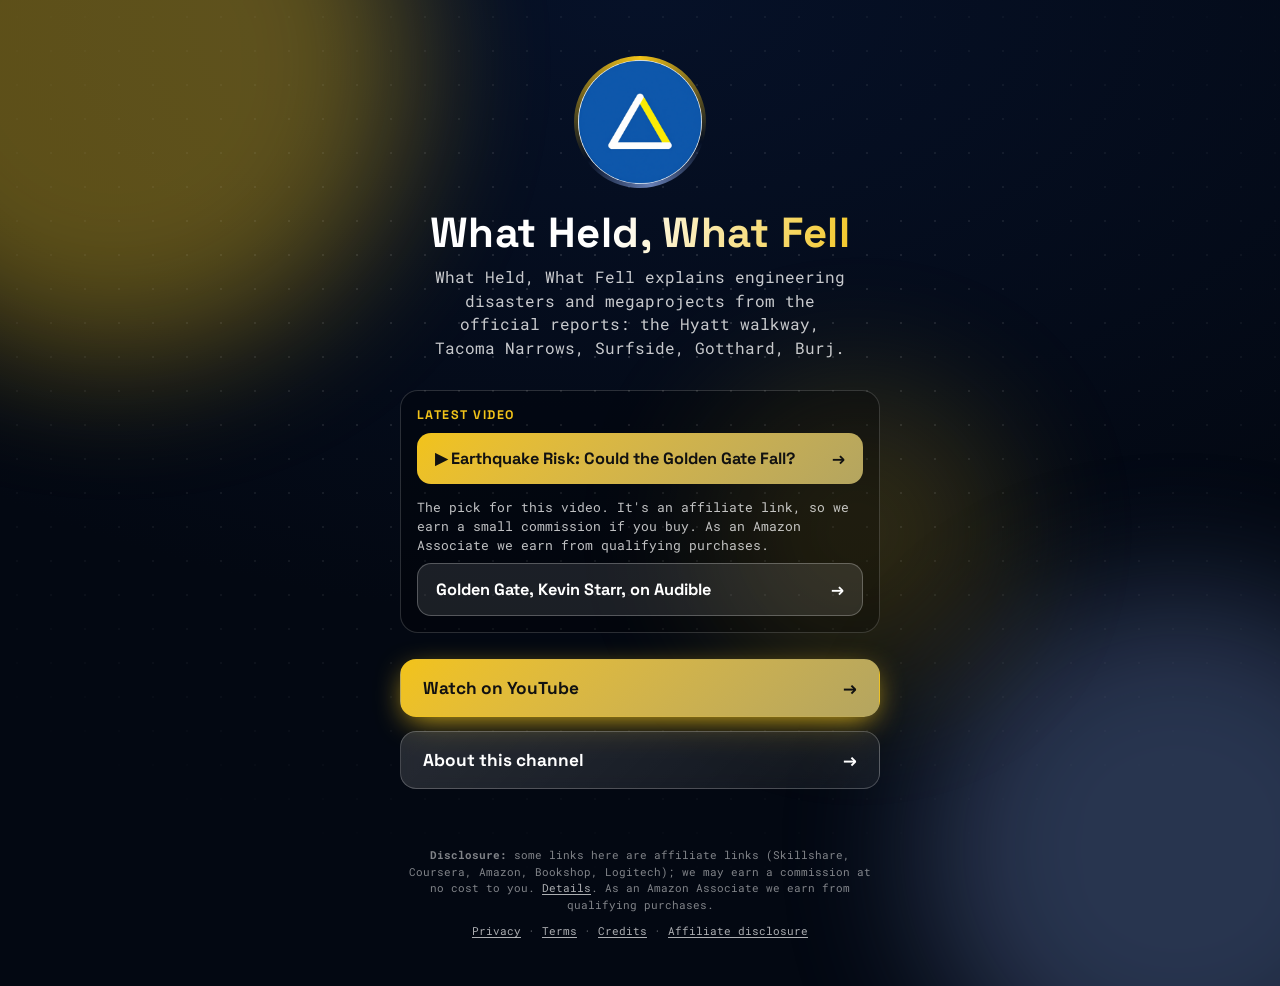
<file: index.html>
<!doctype html>
<html lang="en">
<head>
<meta charset="utf-8">
<meta name="viewport" content="width=device-width, initial-scale=1">
<title>What Held, What Fell · Links</title>
<meta name="description" content="What Held, What Fell explains engineering disasters and megaprojects from the official reports: the Hyatt walkway, Tacoma Narrows, Surfside, Gotthard, Burj.">
<link rel="canonical" href="https://whatheldwhatfell.visionmediachannels.com/">
<meta property="og:site_name" content="What Held, What Fell">
<meta property="og:type" content="website">
<meta property="og:title" content="What Held, What Fell">
<meta property="og:description" content="What Held, What Fell explains engineering disasters and megaprojects from the official reports: the Hyatt walkway, Tacoma Narrows, Surfside, Gotthard, Burj.">
<meta property="og:url" content="https://whatheldwhatfell.visionmediachannels.com/">
<meta property="og:image" content="https://whatheldwhatfell.visionmediachannels.com/images/site-header.png">
<meta name="twitter:card" content="summary_large_image">
<link rel="icon" type="image/png" sizes="32x32" href="https://whatheldwhatfell.visionmediachannels.com/favicon-32.png">
<link rel="preconnect" href="https://fonts.googleapis.com"><link rel="preconnect" href="https://fonts.gstatic.com" crossorigin>
<link rel="stylesheet" href="https://fonts.googleapis.com/css2?family=Space+Grotesk:wght@400;700&amp;family=Roboto+Mono:wght@400;700&amp;display=swap">
<style>
:root{--bg:#061128;--bg2:#030812;--glow:#F2C319;--glow2:#6880b6;--head:'Space Grotesk',Georgia,serif;--body:'Roboto Mono',system-ui,sans-serif}
*{box-sizing:border-box}html{-webkit-text-size-adjust:100%}
body{margin:0;min-height:100vh;color:#fff;font:17px/1.5 var(--body);background:radial-gradient(120% 90% at 50% 0%,var(--bg) 0%,var(--bg2) 70%);overflow-x:hidden;position:relative}
.orb{position:fixed;border-radius:50%;filter:blur(70px);opacity:.38;pointer-events:none;z-index:0;will-change:transform}
.o1{width:46vmax;height:46vmax;background:var(--glow);top:-18vmax;left:-14vmax;animation:d1 22s ease-in-out infinite alternate}
.o2{width:40vmax;height:40vmax;background:var(--glow2);bottom:-16vmax;right:-12vmax;animation:d2 26s ease-in-out infinite alternate}
.o3{width:24vmax;height:24vmax;background:var(--glow);opacity:.18;top:42%;left:55%;animation:d3 30s ease-in-out infinite alternate}
@keyframes d1{to{transform:translate(18vmax,12vmax) scale(1.2)}}
@keyframes d2{to{transform:translate(-16vmax,-10vmax) scale(1.15)}}
@keyframes d3{to{transform:translate(-30vmax,8vmax) scale(.8)}}
.dots{position:fixed;inset:0;z-index:0;pointer-events:none;background-image:radial-gradient(rgba(255,255,255,.14) 1px,transparent 1.5px);background-size:34px 34px;mask-image:radial-gradient(70% 60% at 50% 40%,#000,transparent);animation:drift 40s linear infinite}
@keyframes drift{to{background-position:34px 68px}}
main{position:relative;z-index:1;max-width:520px;margin:0 auto;padding:56px 20px 28px;text-align:center}
.ring{width:132px;height:132px;margin:0 auto 22px;border-radius:50%;padding:4px;position:relative;
  background:conic-gradient(from 0deg,var(--glow),transparent 30%,var(--glow2),transparent 65%,var(--glow));animation:spin 7s linear infinite;
  opacity:0;animation:spin 7s linear infinite,pop .9s .1s cubic-bezier(.2,.9,.3,1.3) forwards}
.ring::after{content:"";position:absolute;inset:-14px;border-radius:50%;border:2px solid var(--glow);opacity:.0;animation:pulse 3.2s 1s ease-out infinite}
.ring img,.ring .ph{width:100%;height:100%;border-radius:50%;display:block;object-fit:cover;background:var(--bg2);animation:unspin 7s linear infinite}
.ring .ph{display:grid;place-items:center;font:700 44px var(--head)}
@keyframes spin{to{transform:rotate(360deg)}}@keyframes unspin{to{transform:rotate(-360deg)}}
@keyframes pulse{0%{transform:scale(.85);opacity:.55}100%{transform:scale(1.25);opacity:0}}
@keyframes pop{from{opacity:0;transform:scale(.6) rotate(0)}to{opacity:1}}
h1{font:700 clamp(30px,8vw,42px)/1.1 var(--head);margin:0 0 10px;letter-spacing:.01em;
  background:linear-gradient(100deg,#fff 20%,var(--glow) 45%,#fff 70%);background-size:220% 100%;-webkit-background-clip:text;background-clip:text;color:transparent;
  animation:shine 6s 1s ease-in-out infinite,up .8s .25s both}
@keyframes shine{0%,100%{background-position:100% 0}50%{background-position:0 0}}
.tag{margin:0 auto 30px;max-width:420px;color:rgba(255,255,255,.78);font-size:.98rem;animation:up .8s .4s both}
@keyframes up{from{opacity:0;transform:translateY(18px)}to{opacity:1;transform:none}}
.btns{display:grid;gap:14px}
.btn{position:relative;display:flex;align-items:center;justify-content:space-between;gap:12px;padding:17px 22px;border-radius:16px;color:#fff;text-decoration:none;
  font:700 1.08rem var(--head);background:linear-gradient(135deg,rgba(255,255,255,.14),rgba(255,255,255,.05));border:1px solid rgba(255,255,255,.22);
  backdrop-filter:blur(8px);-webkit-backdrop-filter:blur(8px);overflow:hidden;opacity:0;animation:up .7s calc(.55s + var(--i)*.12s) both;
  transition:transform .25s cubic-bezier(.2,.8,.3,1.2),border-color .25s,box-shadow .25s}
.btn:first-child{background:linear-gradient(135deg,var(--glow),color-mix(in srgb,var(--glow) 55%,var(--glow2)));border-color:transparent;color:#111;box-shadow:0 8px 30px -8px var(--glow)}
.btn::before{content:"";position:absolute;top:0;left:-70%;width:45%;height:100%;background:linear-gradient(100deg,transparent,rgba(255,255,255,.4),transparent);transform:skewX(-20deg);transition:left .7s}
.btn:hover,.btn:focus-visible{transform:translateY(-4px) scale(1.02);border-color:var(--glow);box-shadow:0 14px 34px -10px var(--glow);outline:none}
.btn:hover::before{left:130%}.btn i{font-style:normal;transition:transform .25s}.btn:hover i{transform:translateX(6px)}
.btn:active{transform:scale(.98)}
.btn:first-child::after{content:"";position:absolute;inset:0;border-radius:16px;box-shadow:0 0 0 0 var(--glow);animation:ping 2.6s 2s ease-out infinite}
@keyframes ping{0%{box-shadow:0 0 0 0 color-mix(in srgb,var(--glow) 60%,transparent)}70%,100%{box-shadow:0 0 0 16px transparent}}
.latest{margin:0 0 26px;padding:16px;border-radius:18px;background:rgba(0,0,0,.28);border:1px solid rgba(255,255,255,.16);text-align:left;animation:up .8s .5s both}
.kick{margin:0 0 10px;font:700 .78rem var(--head);letter-spacing:.12em;text-transform:uppercase;color:var(--glow)}
.lbtn{display:flex;align-items:center;justify-content:space-between;gap:12px;padding:15px 18px;border-radius:14px;text-decoration:none;font:700 1.02rem var(--head);
  color:#111;background:linear-gradient(135deg,var(--glow),color-mix(in srgb,var(--glow) 55%,var(--glow2)));transition:transform .25s}
.lbtn:hover,.lbtn:focus-visible{transform:translateY(-3px);outline:none}.lbtn i{font-style:normal}
.lbtn.prod{color:#fff;background:rgba(255,255,255,.1);border:1px solid rgba(255,255,255,.25)}
.pdisc{margin:14px 0 8px;font-size:.82rem;line-height:1.45;color:rgba(255,255,255,.75)}
footer{position:relative;z-index:1;max-width:520px;margin:0 auto;padding:30px 20px 36px;text-align:center;font-size:11px;line-height:1.5;color:rgba(255,255,255,.5);animation:up 1s 1.4s both}
footer p{margin:0 0 10px}footer a{color:rgba(255,255,255,.68);text-decoration:underline;text-underline-offset:2px}footer a:hover{color:#fff}
@media (prefers-reduced-motion:reduce){*,*::before,*::after{animation:none!important;transition:none!important}.btn,h1,.tag,.ring,footer{opacity:1!important}}
</style>
</head>
<body>
<div class="orb o1"></div><div class="orb o2"></div><div class="orb o3"></div><div class="dots"></div>
<main>
<div class="ring"><img src="/images/avatar.png" alt="What Held, What Fell logo" width="360" height="360"></div>
<h1>What Held, What Fell</h1>
<p class="tag">What Held, What Fell explains engineering disasters and megaprojects from the official reports: the Hyatt walkway, Tacoma Narrows, Surfside, Gotthard, Burj.</p>
<section class="latest" aria-label="Latest video"><p class="kick">Latest video</p><a class="lbtn" href="https://www.youtube.com/watch?v=nz_PQchvws0"><span>▶ Earthquake Risk: Could the Golden Gate Fall?</span><i aria-hidden="true">→</i></a><p class="pdisc">The pick for this video. It's an affiliate link, so we earn a small commission if you buy. As an Amazon Associate we earn from qualifying purchases.</p><a class="lbtn prod" rel="sponsored noopener" href="https://www.amazon.com/dp/B00BRMZ5Y6?tag=vm-held-20"><span>Golden Gate, Kevin Starr, on Audible</span><i aria-hidden="true">→</i></a></section>
<nav class="btns" aria-label="Links"><a class="btn" style="--i:0" href="https://www.youtube.com/@whatheldwhatfell"><span>Watch on YouTube</span><i aria-hidden="true">→</i></a><a class="btn" style="--i:1" href="https://whatheldwhatfell.visionmediachannels.com/about/"><span>About this channel</span><i aria-hidden="true">→</i></a></nav>
</main>
<footer>
<p><strong>Disclosure:</strong> some links here are affiliate links (Skillshare, Coursera, Amazon, Bookshop, Logitech); we may earn a commission at no cost to you. <a href="https://whatheldwhatfell.visionmediachannels.com/affiliate-disclosure/">Details</a>. As an Amazon Associate we earn from qualifying purchases.</p>
<p><a href="https://whatheldwhatfell.visionmediachannels.com/privacy/">Privacy</a> · <a href="https://whatheldwhatfell.visionmediachannels.com/terms/">Terms</a> · <a href="https://whatheldwhatfell.visionmediachannels.com/credits/">Credits</a> · <a href="https://whatheldwhatfell.visionmediachannels.com/affiliate-disclosure/">Affiliate disclosure</a></p>
</footer>
</body>
</html>
</file>
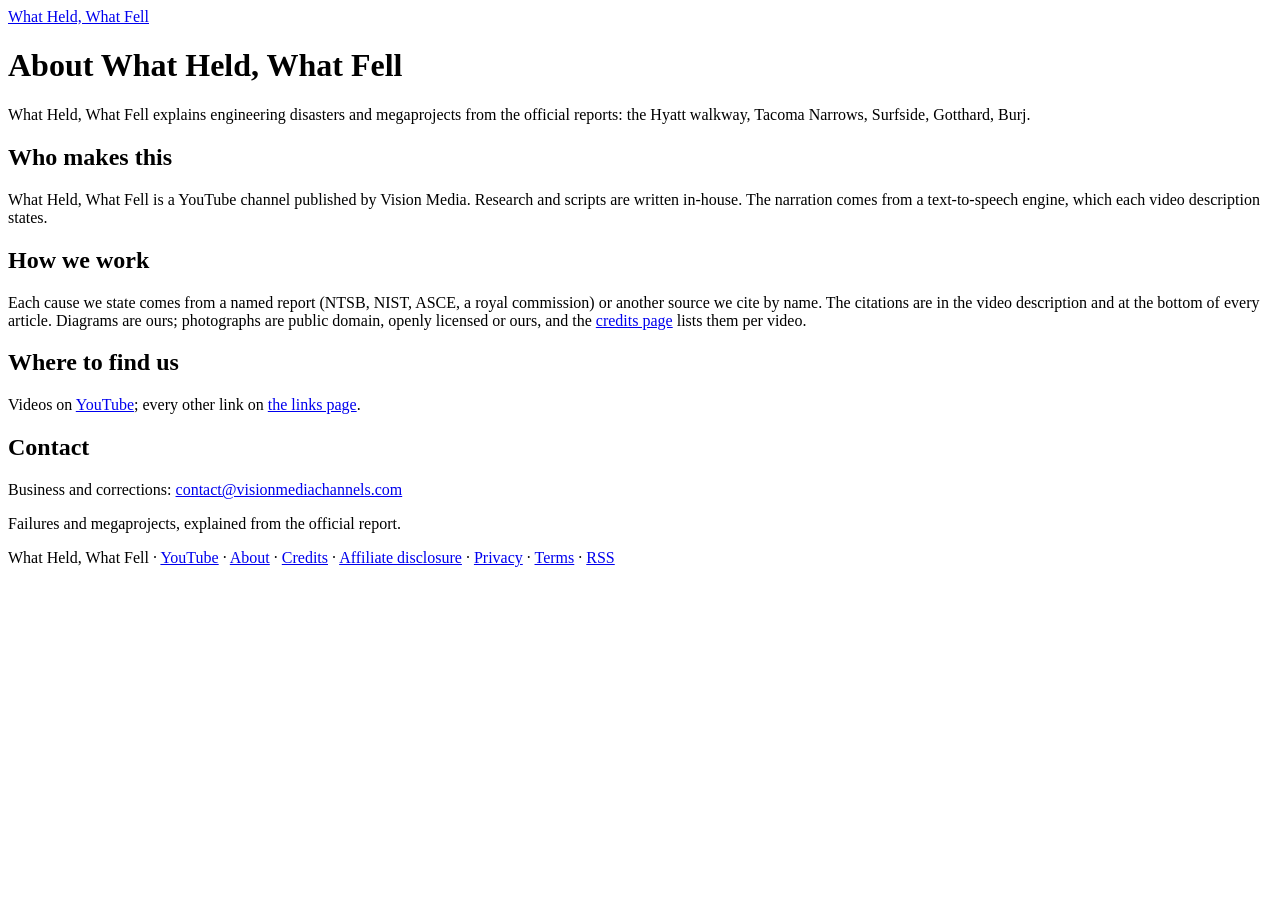
<file: about/index.html>
<!doctype html>
<html lang="en">
<head>
<meta charset="utf-8">
<meta name="viewport" content="width=device-width, initial-scale=1">
<title>About · What Held, What Fell</title>
<meta name="description" content="About What Held, What Fell: who makes it, how the videos are made, and how to reach us.">
<link rel="canonical" href="https://whatheldwhatfell.visionmediachannels.com/about/">
<meta property="og:site_name" content="What Held, What Fell">
<meta property="og:type" content="website">
<meta property="og:title" content="About · What Held, What Fell">
<meta property="og:description" content="About What Held, What Fell: who makes it, how the videos are made, and how to reach us.">
<meta property="og:url" content="https://whatheldwhatfell.visionmediachannels.com/about/">
<meta property="og:image" content="https://whatheldwhatfell.visionmediachannels.com/images/site-header.png">
<meta name="twitter:card" content="summary_large_image">
<link rel="alternate" type="application/rss+xml" title="What Held, What Fell" href="https://whatheldwhatfell.visionmediachannels.com/feed.xml">
<link rel="icon" type="image/png" sizes="32x32" href="https://whatheldwhatfell.visionmediachannels.com/favicon-32.png">
<link rel="icon" type="image/png" sizes="512x512" href="https://whatheldwhatfell.visionmediachannels.com/favicon-512.png">
<link rel="preconnect" href="https://fonts.googleapis.com">
<link rel="preconnect" href="https://fonts.gstatic.com" crossorigin>
<link rel="stylesheet" href="https://fonts.googleapis.com/css2?family=Space+Grotesk:wght@400;700&amp;family=Roboto+Mono:wght@400;700&amp;display=swap">
<link rel="stylesheet" href="https://whatheldwhatfell.visionmediachannels.com/style.css">

</head>
<body>
<header class="site"><a href="https://whatheldwhatfell.visionmediachannels.com/">What Held, What Fell</a></header>
<main>
<h1>About What Held, What Fell</h1><p class="lede">What Held, What Fell explains engineering disasters and megaprojects from the official reports: the Hyatt walkway, Tacoma Narrows, Surfside, Gotthard, Burj.</p><h2>Who makes this</h2><p>What Held, What Fell is a YouTube channel published by Vision Media. Research and scripts are written in-house. The narration comes from a text-to-speech engine, which each video description states.</p><h2>How we work</h2><p>Each cause we state comes from a named report (NTSB, NIST, ASCE, a royal commission) or another source we cite by name. The citations are in the video description and at the bottom of every article. Diagrams are ours; photographs are public domain, openly licensed or ours, and the <a href="https://whatheldwhatfell.visionmediachannels.com/credits/">credits page</a> lists them per video.</p><h2>Where to find us</h2><p>Videos on <a href="https://www.youtube.com/@whatheldwhatfell">YouTube</a>; every other link on <a href="https://whatheldwhatfell.visionmediachannels.com/go/">the links page</a>.</p><h2>Contact</h2><p>Business and corrections: <a href="mailto:contact@visionmediachannels.com">contact@visionmediachannels.com</a></p>
</main>
<footer><p>Failures and megaprojects, explained from the official report.</p><p>What Held, What Fell · <a href="https://www.youtube.com/@whatheldwhatfell">YouTube</a> · <a href="https://whatheldwhatfell.visionmediachannels.com/about/">About</a> · <a href="https://whatheldwhatfell.visionmediachannels.com/credits/">Credits</a> · <a href="https://whatheldwhatfell.visionmediachannels.com/affiliate-disclosure/">Affiliate disclosure</a> · <a href="https://whatheldwhatfell.visionmediachannels.com/privacy/">Privacy</a> · <a href="https://whatheldwhatfell.visionmediachannels.com/terms/">Terms</a> · <a href="https://whatheldwhatfell.visionmediachannels.com/feed.xml">RSS</a></p></footer>
</body>
</html>
</file>
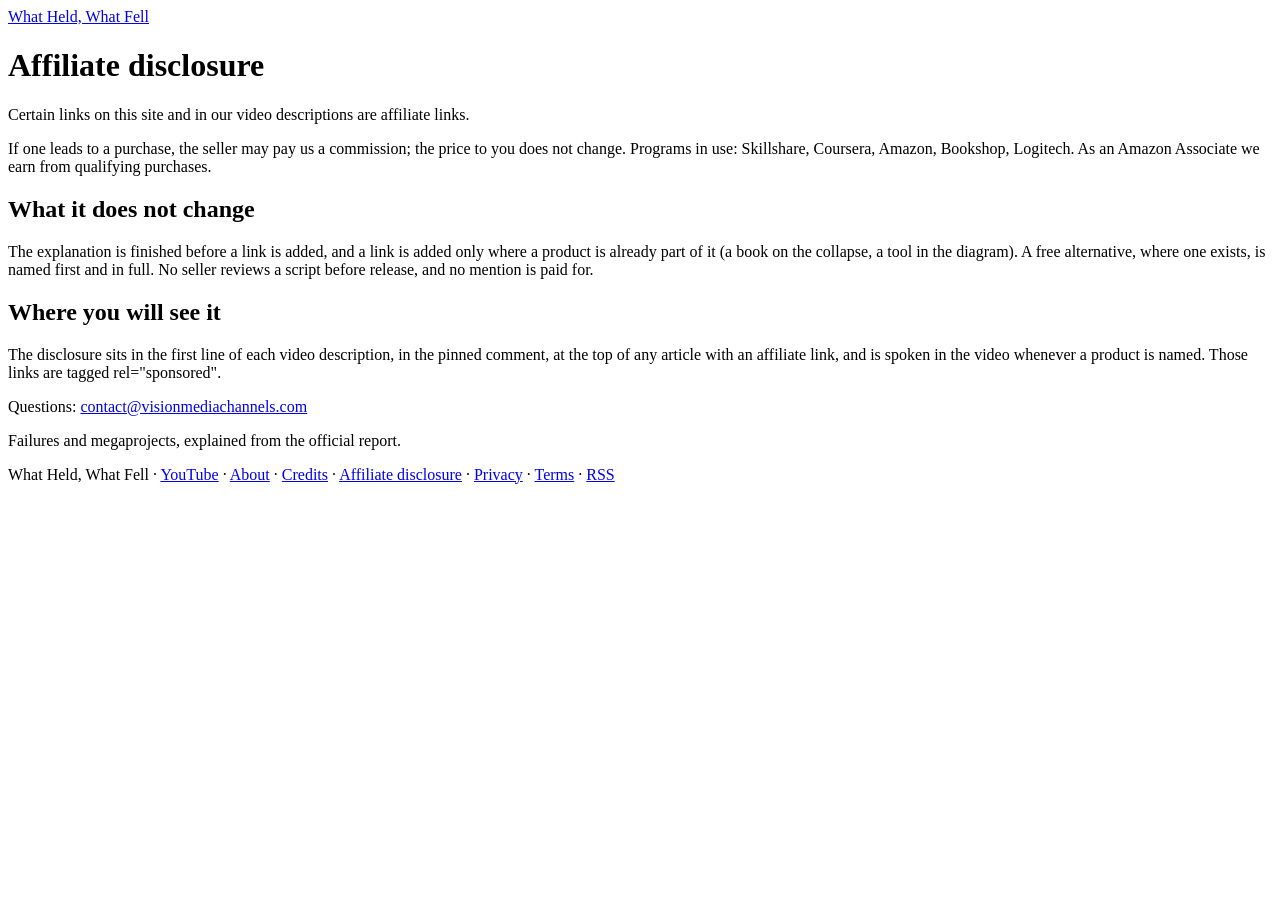
<file: affiliate-disclosure/index.html>
<!doctype html>
<html lang="en">
<head>
<meta charset="utf-8">
<meta name="viewport" content="width=device-width, initial-scale=1">
<title>Affiliate disclosure · What Held, What Fell</title>
<meta name="description" content="How What Held, What Fell earns from affiliate links and what that means for what we recommend.">
<link rel="canonical" href="https://whatheldwhatfell.visionmediachannels.com/affiliate-disclosure/">
<meta property="og:site_name" content="What Held, What Fell">
<meta property="og:type" content="website">
<meta property="og:title" content="Affiliate disclosure · What Held, What Fell">
<meta property="og:description" content="How What Held, What Fell earns from affiliate links and what that means for what we recommend.">
<meta property="og:url" content="https://whatheldwhatfell.visionmediachannels.com/affiliate-disclosure/">
<meta property="og:image" content="https://whatheldwhatfell.visionmediachannels.com/images/site-header.png">
<meta name="twitter:card" content="summary_large_image">
<link rel="alternate" type="application/rss+xml" title="What Held, What Fell" href="https://whatheldwhatfell.visionmediachannels.com/feed.xml">
<link rel="icon" type="image/png" sizes="32x32" href="https://whatheldwhatfell.visionmediachannels.com/favicon-32.png">
<link rel="icon" type="image/png" sizes="512x512" href="https://whatheldwhatfell.visionmediachannels.com/favicon-512.png">
<link rel="preconnect" href="https://fonts.googleapis.com">
<link rel="preconnect" href="https://fonts.gstatic.com" crossorigin>
<link rel="stylesheet" href="https://fonts.googleapis.com/css2?family=Space+Grotesk:wght@400;700&amp;family=Roboto+Mono:wght@400;700&amp;display=swap">
<link rel="stylesheet" href="https://whatheldwhatfell.visionmediachannels.com/style.css">

</head>
<body>
<header class="site"><a href="https://whatheldwhatfell.visionmediachannels.com/">What Held, What Fell</a></header>
<main>
<h1>Affiliate disclosure</h1><p class="lede">Certain links on this site and in our video descriptions are affiliate links.</p><p>If one leads to a purchase, the seller may pay us a commission; the price to you does not change. Programs in use: Skillshare, Coursera, Amazon, Bookshop, Logitech. As an Amazon Associate we earn from qualifying purchases.</p><h2>What it does not change</h2><p>The explanation is finished before a link is added, and a link is added only where a product is already part of it (a book on the collapse, a tool in the diagram). A free alternative, where one exists, is named first and in full. No seller reviews a script before release, and no mention is paid for.</p><h2>Where you will see it</h2><p>The disclosure sits in the first line of each video description, in the pinned comment, at the top of any article with an affiliate link, and is spoken in the video whenever a product is named. Those links are tagged rel="sponsored".</p><p>Questions: <a href="mailto:contact@visionmediachannels.com">contact@visionmediachannels.com</a></p>
</main>
<footer><p>Failures and megaprojects, explained from the official report.</p><p>What Held, What Fell · <a href="https://www.youtube.com/@whatheldwhatfell">YouTube</a> · <a href="https://whatheldwhatfell.visionmediachannels.com/about/">About</a> · <a href="https://whatheldwhatfell.visionmediachannels.com/credits/">Credits</a> · <a href="https://whatheldwhatfell.visionmediachannels.com/affiliate-disclosure/">Affiliate disclosure</a> · <a href="https://whatheldwhatfell.visionmediachannels.com/privacy/">Privacy</a> · <a href="https://whatheldwhatfell.visionmediachannels.com/terms/">Terms</a> · <a href="https://whatheldwhatfell.visionmediachannels.com/feed.xml">RSS</a></p></footer>
</body>
</html>
</file>
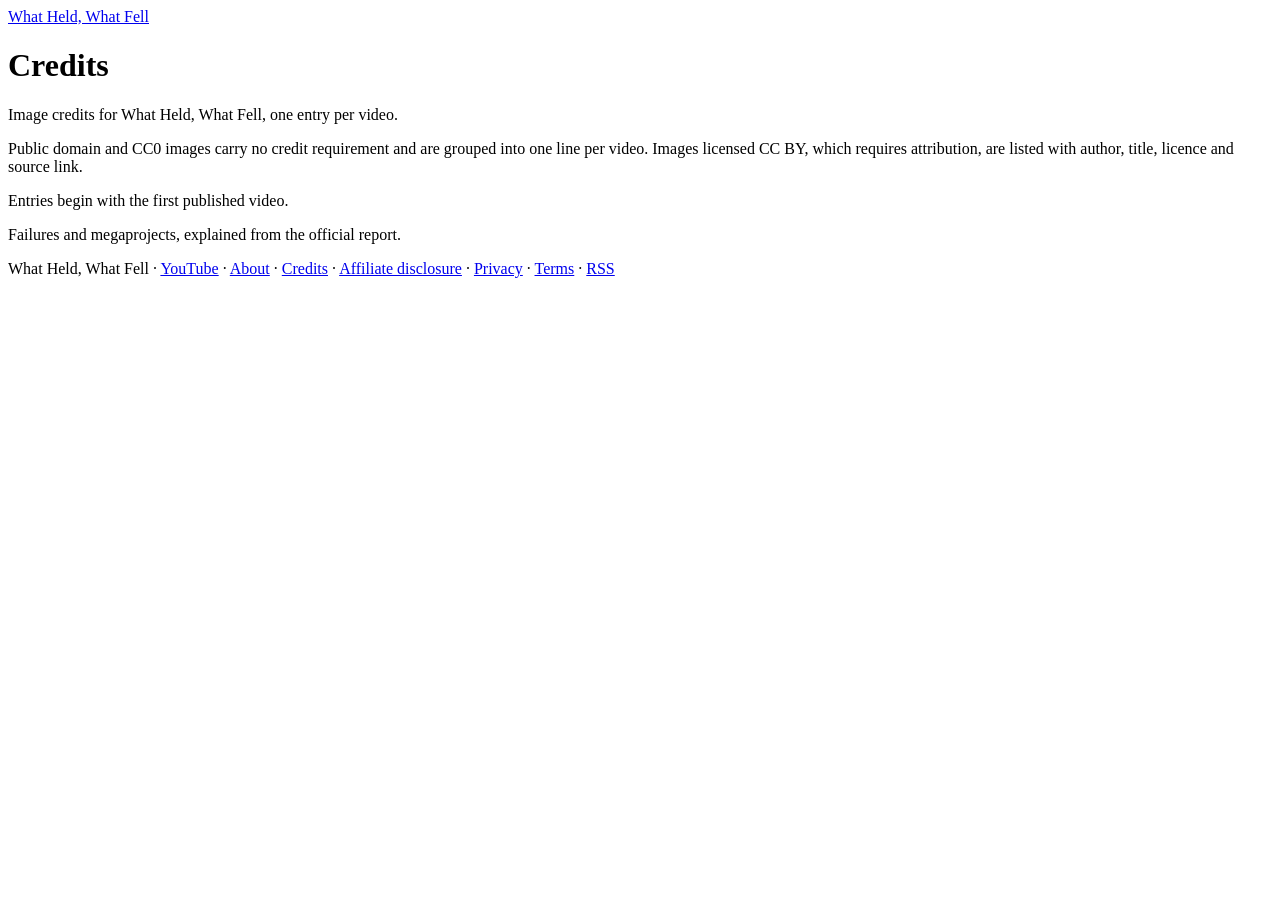
<file: credits/index.html>
<!doctype html>
<html lang="en">
<head>
<meta charset="utf-8">
<meta name="viewport" content="width=device-width, initial-scale=1">
<title>Credits · What Held, What Fell</title>
<meta name="description" content="Image and source credits for What Held, What Fell videos.">
<link rel="canonical" href="https://whatheldwhatfell.visionmediachannels.com/credits/">
<meta property="og:site_name" content="What Held, What Fell">
<meta property="og:type" content="website">
<meta property="og:title" content="Credits · What Held, What Fell">
<meta property="og:description" content="Image and source credits for What Held, What Fell videos.">
<meta property="og:url" content="https://whatheldwhatfell.visionmediachannels.com/credits/">
<meta property="og:image" content="https://whatheldwhatfell.visionmediachannels.com/images/site-header.png">
<meta name="twitter:card" content="summary_large_image">
<link rel="alternate" type="application/rss+xml" title="What Held, What Fell" href="https://whatheldwhatfell.visionmediachannels.com/feed.xml">
<link rel="icon" type="image/png" sizes="32x32" href="https://whatheldwhatfell.visionmediachannels.com/favicon-32.png">
<link rel="icon" type="image/png" sizes="512x512" href="https://whatheldwhatfell.visionmediachannels.com/favicon-512.png">
<link rel="preconnect" href="https://fonts.googleapis.com">
<link rel="preconnect" href="https://fonts.gstatic.com" crossorigin>
<link rel="stylesheet" href="https://fonts.googleapis.com/css2?family=Space+Grotesk:wght@400;700&amp;family=Roboto+Mono:wght@400;700&amp;display=swap">
<link rel="stylesheet" href="https://whatheldwhatfell.visionmediachannels.com/style.css">

</head>
<body>
<header class="site"><a href="https://whatheldwhatfell.visionmediachannels.com/">What Held, What Fell</a></header>
<main>
<h1>Credits</h1><p class="lede">Image credits for What Held, What Fell, one entry per video.</p><p>Public domain and CC0 images carry no credit requirement and are grouped into one line per video. Images licensed CC BY, which requires attribution, are listed with author, title, licence and source link.</p><p class="meta">Entries begin with the first published video.</p>
</main>
<footer><p>Failures and megaprojects, explained from the official report.</p><p>What Held, What Fell · <a href="https://www.youtube.com/@whatheldwhatfell">YouTube</a> · <a href="https://whatheldwhatfell.visionmediachannels.com/about/">About</a> · <a href="https://whatheldwhatfell.visionmediachannels.com/credits/">Credits</a> · <a href="https://whatheldwhatfell.visionmediachannels.com/affiliate-disclosure/">Affiliate disclosure</a> · <a href="https://whatheldwhatfell.visionmediachannels.com/privacy/">Privacy</a> · <a href="https://whatheldwhatfell.visionmediachannels.com/terms/">Terms</a> · <a href="https://whatheldwhatfell.visionmediachannels.com/feed.xml">RSS</a></p></footer>
</body>
</html>
</file>
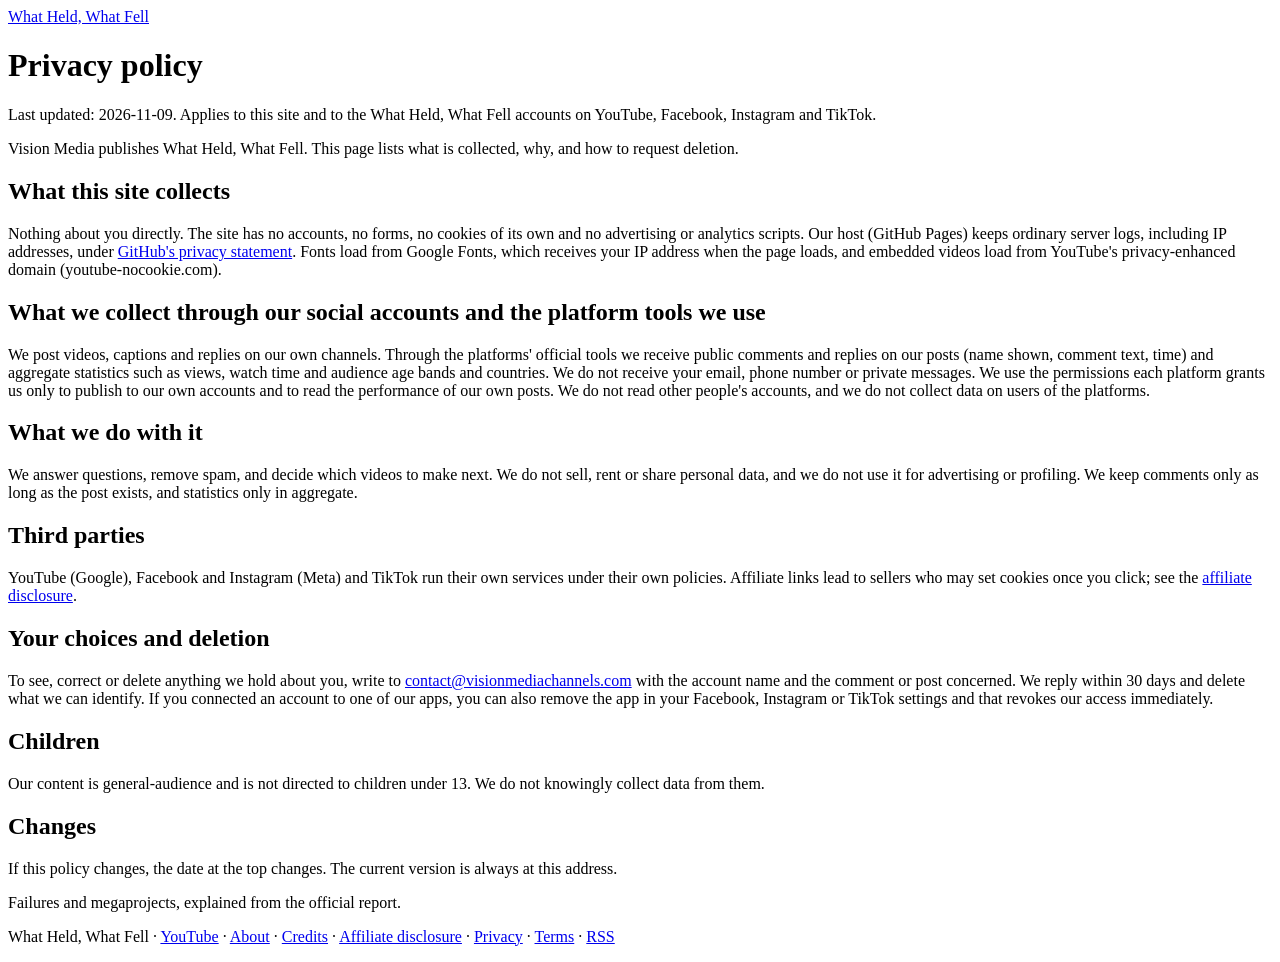
<file: privacy/index.html>
<!doctype html>
<html lang="en">
<head>
<meta charset="utf-8">
<meta name="viewport" content="width=device-width, initial-scale=1">
<title>Privacy policy · What Held, What Fell</title>
<meta name="description" content="Privacy policy for What Held, What Fell and its social accounts: what data we collect, why, and how to ask us to delete it.">
<link rel="canonical" href="https://whatheldwhatfell.visionmediachannels.com/privacy/">
<meta property="og:site_name" content="What Held, What Fell">
<meta property="og:type" content="website">
<meta property="og:title" content="Privacy policy · What Held, What Fell">
<meta property="og:description" content="Privacy policy for What Held, What Fell and its social accounts: what data we collect, why, and how to ask us to delete it.">
<meta property="og:url" content="https://whatheldwhatfell.visionmediachannels.com/privacy/">
<meta property="og:image" content="https://whatheldwhatfell.visionmediachannels.com/images/site-header.png">
<meta name="twitter:card" content="summary_large_image">
<link rel="alternate" type="application/rss+xml" title="What Held, What Fell" href="https://whatheldwhatfell.visionmediachannels.com/feed.xml">
<link rel="icon" type="image/png" sizes="32x32" href="https://whatheldwhatfell.visionmediachannels.com/favicon-32.png">
<link rel="icon" type="image/png" sizes="512x512" href="https://whatheldwhatfell.visionmediachannels.com/favicon-512.png">
<link rel="preconnect" href="https://fonts.googleapis.com">
<link rel="preconnect" href="https://fonts.gstatic.com" crossorigin>
<link rel="stylesheet" href="https://fonts.googleapis.com/css2?family=Space+Grotesk:wght@400;700&amp;family=Roboto+Mono:wght@400;700&amp;display=swap">
<link rel="stylesheet" href="https://whatheldwhatfell.visionmediachannels.com/style.css">

</head>
<body>
<header class="site"><a href="https://whatheldwhatfell.visionmediachannels.com/">What Held, What Fell</a></header>
<main>
<h1>Privacy policy</h1><p class="meta">Last updated: 2026-11-09. Applies to this site and to the What Held, What Fell accounts on YouTube, Facebook, Instagram and TikTok.</p><p class="lede">Vision Media publishes What Held, What Fell. This page lists what is collected, why, and how to request deletion.</p><h2>What this site collects</h2><p>Nothing about you directly. The site has no accounts, no forms, no cookies of its own and no advertising or analytics scripts. Our host (GitHub Pages) keeps ordinary server logs, including IP addresses, under <a href="https://docs.github.com/en/site-policy/privacy-policies/github-general-privacy-statement">GitHub's privacy statement</a>. Fonts load from Google Fonts, which receives your IP address when the page loads, and embedded videos load from YouTube's privacy-enhanced domain (youtube-nocookie.com).</p><h2>What we collect through our social accounts and the platform tools we use</h2><p>We post videos, captions and replies on our own channels. Through the platforms' official tools we receive public comments and replies on our posts (name shown, comment text, time) and aggregate statistics such as views, watch time and audience age bands and countries. We do not receive your email, phone number or private messages. We use the permissions each platform grants us only to publish to our own accounts and to read the performance of our own posts. We do not read other people's accounts, and we do not collect data on users of the platforms.</p><h2>What we do with it</h2><p>We answer questions, remove spam, and decide which videos to make next. We do not sell, rent or share personal data, and we do not use it for advertising or profiling. We keep comments only as long as the post exists, and statistics only in aggregate.</p><h2>Third parties</h2><p>YouTube (Google), Facebook and Instagram (Meta) and TikTok run their own services under their own policies. Affiliate links lead to sellers who may set cookies once you click; see the <a href="https://whatheldwhatfell.visionmediachannels.com/affiliate-disclosure/">affiliate disclosure</a>.</p><h2>Your choices and deletion</h2><p>To see, correct or delete anything we hold about you, write to <a href="mailto:contact@visionmediachannels.com">contact@visionmediachannels.com</a> with the account name and the comment or post concerned. We reply within 30 days and delete what we can identify. If you connected an account to one of our apps, you can also remove the app in your Facebook, Instagram or TikTok settings and that revokes our access immediately.</p><h2>Children</h2><p>Our content is general-audience and is not directed to children under 13. We do not knowingly collect data from them.</p><h2>Changes</h2><p>If this policy changes, the date at the top changes. The current version is always at this address.</p>
</main>
<footer><p>Failures and megaprojects, explained from the official report.</p><p>What Held, What Fell · <a href="https://www.youtube.com/@whatheldwhatfell">YouTube</a> · <a href="https://whatheldwhatfell.visionmediachannels.com/about/">About</a> · <a href="https://whatheldwhatfell.visionmediachannels.com/credits/">Credits</a> · <a href="https://whatheldwhatfell.visionmediachannels.com/affiliate-disclosure/">Affiliate disclosure</a> · <a href="https://whatheldwhatfell.visionmediachannels.com/privacy/">Privacy</a> · <a href="https://whatheldwhatfell.visionmediachannels.com/terms/">Terms</a> · <a href="https://whatheldwhatfell.visionmediachannels.com/feed.xml">RSS</a></p></footer>
</body>
</html>
</file>
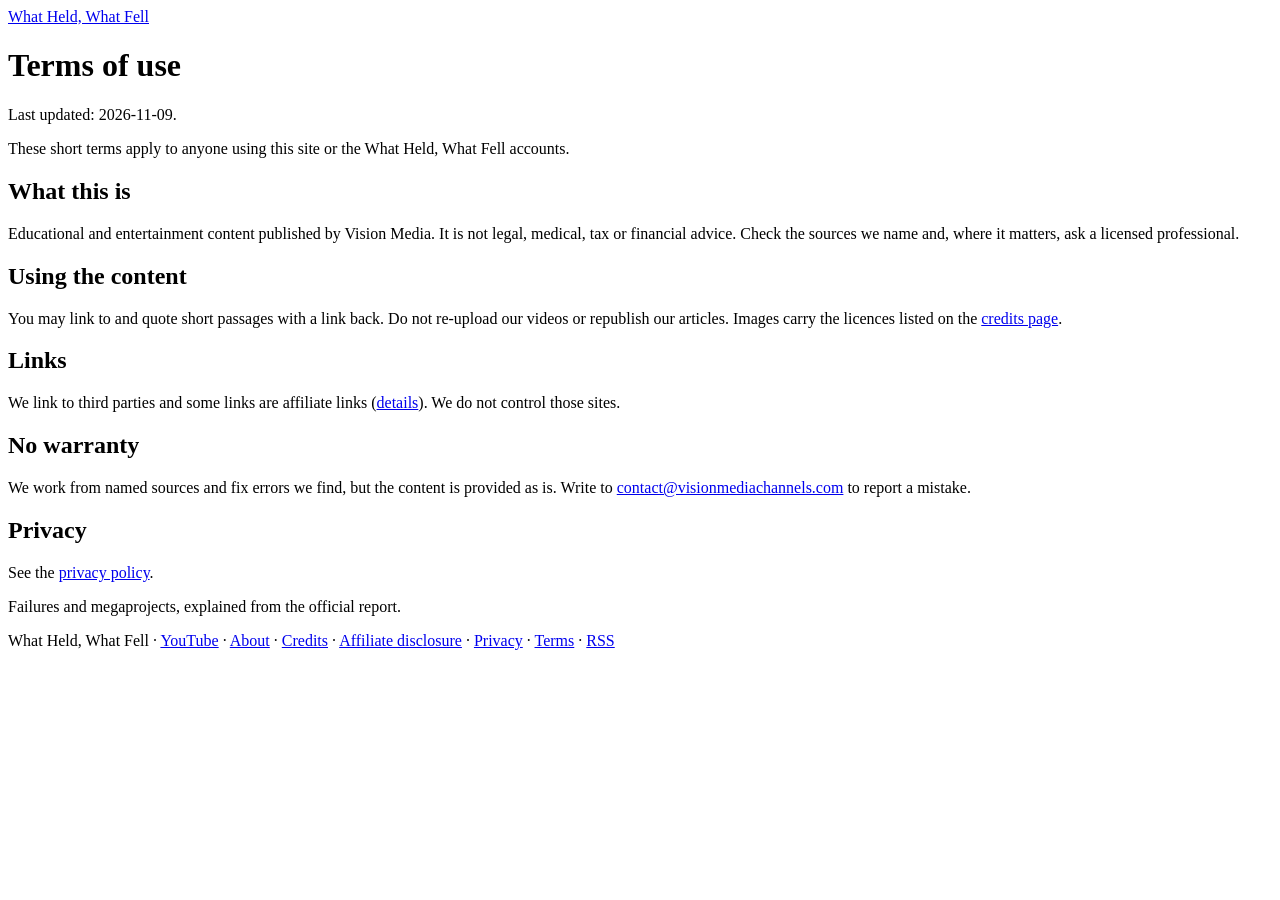
<file: terms/index.html>
<!doctype html>
<html lang="en">
<head>
<meta charset="utf-8">
<meta name="viewport" content="width=device-width, initial-scale=1">
<title>Terms of use · What Held, What Fell</title>
<meta name="description" content="Terms of use for the What Held, What Fell site and its social accounts.">
<link rel="canonical" href="https://whatheldwhatfell.visionmediachannels.com/terms/">
<meta property="og:site_name" content="What Held, What Fell">
<meta property="og:type" content="website">
<meta property="og:title" content="Terms of use · What Held, What Fell">
<meta property="og:description" content="Terms of use for the What Held, What Fell site and its social accounts.">
<meta property="og:url" content="https://whatheldwhatfell.visionmediachannels.com/terms/">
<meta property="og:image" content="https://whatheldwhatfell.visionmediachannels.com/images/site-header.png">
<meta name="twitter:card" content="summary_large_image">
<link rel="alternate" type="application/rss+xml" title="What Held, What Fell" href="https://whatheldwhatfell.visionmediachannels.com/feed.xml">
<link rel="icon" type="image/png" sizes="32x32" href="https://whatheldwhatfell.visionmediachannels.com/favicon-32.png">
<link rel="icon" type="image/png" sizes="512x512" href="https://whatheldwhatfell.visionmediachannels.com/favicon-512.png">
<link rel="preconnect" href="https://fonts.googleapis.com">
<link rel="preconnect" href="https://fonts.gstatic.com" crossorigin>
<link rel="stylesheet" href="https://fonts.googleapis.com/css2?family=Space+Grotesk:wght@400;700&amp;family=Roboto+Mono:wght@400;700&amp;display=swap">
<link rel="stylesheet" href="https://whatheldwhatfell.visionmediachannels.com/style.css">

</head>
<body>
<header class="site"><a href="https://whatheldwhatfell.visionmediachannels.com/">What Held, What Fell</a></header>
<main>
<h1>Terms of use</h1><p class="meta">Last updated: 2026-11-09.</p><p class="lede">These short terms apply to anyone using this site or the What Held, What Fell accounts.</p><h2>What this is</h2><p>Educational and entertainment content published by Vision Media. It is not legal, medical, tax or financial advice. Check the sources we name and, where it matters, ask a licensed professional.</p><h2>Using the content</h2><p>You may link to and quote short passages with a link back. Do not re-upload our videos or republish our articles. Images carry the licences listed on the <a href="https://whatheldwhatfell.visionmediachannels.com/credits/">credits page</a>.</p><h2>Links</h2><p>We link to third parties and some links are affiliate links (<a href="https://whatheldwhatfell.visionmediachannels.com/affiliate-disclosure/">details</a>). We do not control those sites.</p><h2>No warranty</h2><p>We work from named sources and fix errors we find, but the content is provided as is. Write to <a href="mailto:contact@visionmediachannels.com">contact@visionmediachannels.com</a> to report a mistake.</p><h2>Privacy</h2><p>See the <a href="https://whatheldwhatfell.visionmediachannels.com/privacy/">privacy policy</a>.</p>
</main>
<footer><p>Failures and megaprojects, explained from the official report.</p><p>What Held, What Fell · <a href="https://www.youtube.com/@whatheldwhatfell">YouTube</a> · <a href="https://whatheldwhatfell.visionmediachannels.com/about/">About</a> · <a href="https://whatheldwhatfell.visionmediachannels.com/credits/">Credits</a> · <a href="https://whatheldwhatfell.visionmediachannels.com/affiliate-disclosure/">Affiliate disclosure</a> · <a href="https://whatheldwhatfell.visionmediachannels.com/privacy/">Privacy</a> · <a href="https://whatheldwhatfell.visionmediachannels.com/terms/">Terms</a> · <a href="https://whatheldwhatfell.visionmediachannels.com/feed.xml">RSS</a></p></footer>
</body>
</html>
</file>
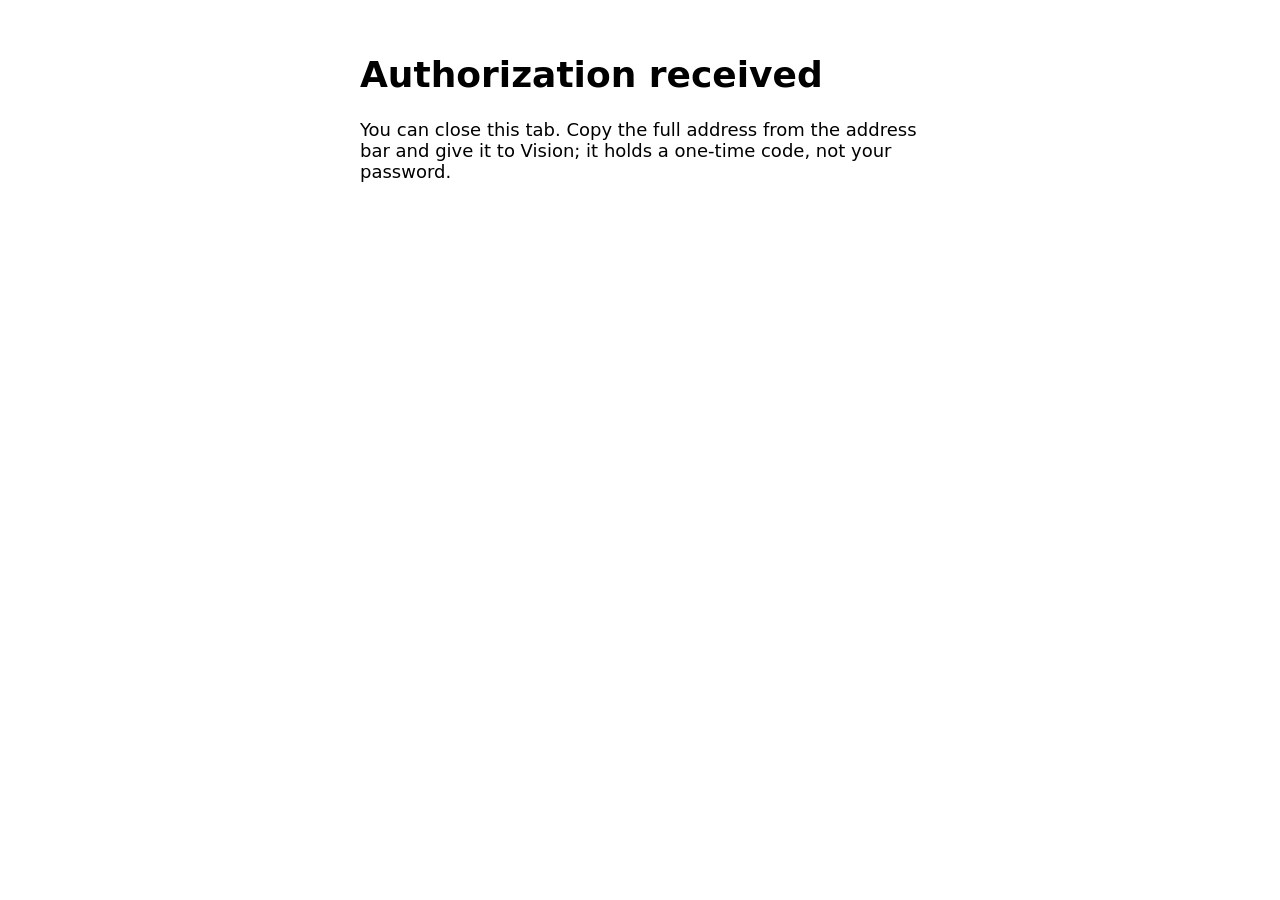
<file: auth/callback/index.html>
<!doctype html><html lang="en"><head><meta charset="utf-8"><meta name="robots" content="noindex"><title>Authorization received</title></head><body style="font:18px system-ui;max-width:560px;margin:3em auto;padding:0 1em"><h1>Authorization received</h1><p>You can close this tab. Copy the full address from the address bar and give it to Vision; it holds a one-time code, not your password.</p></body></html>
</file>
